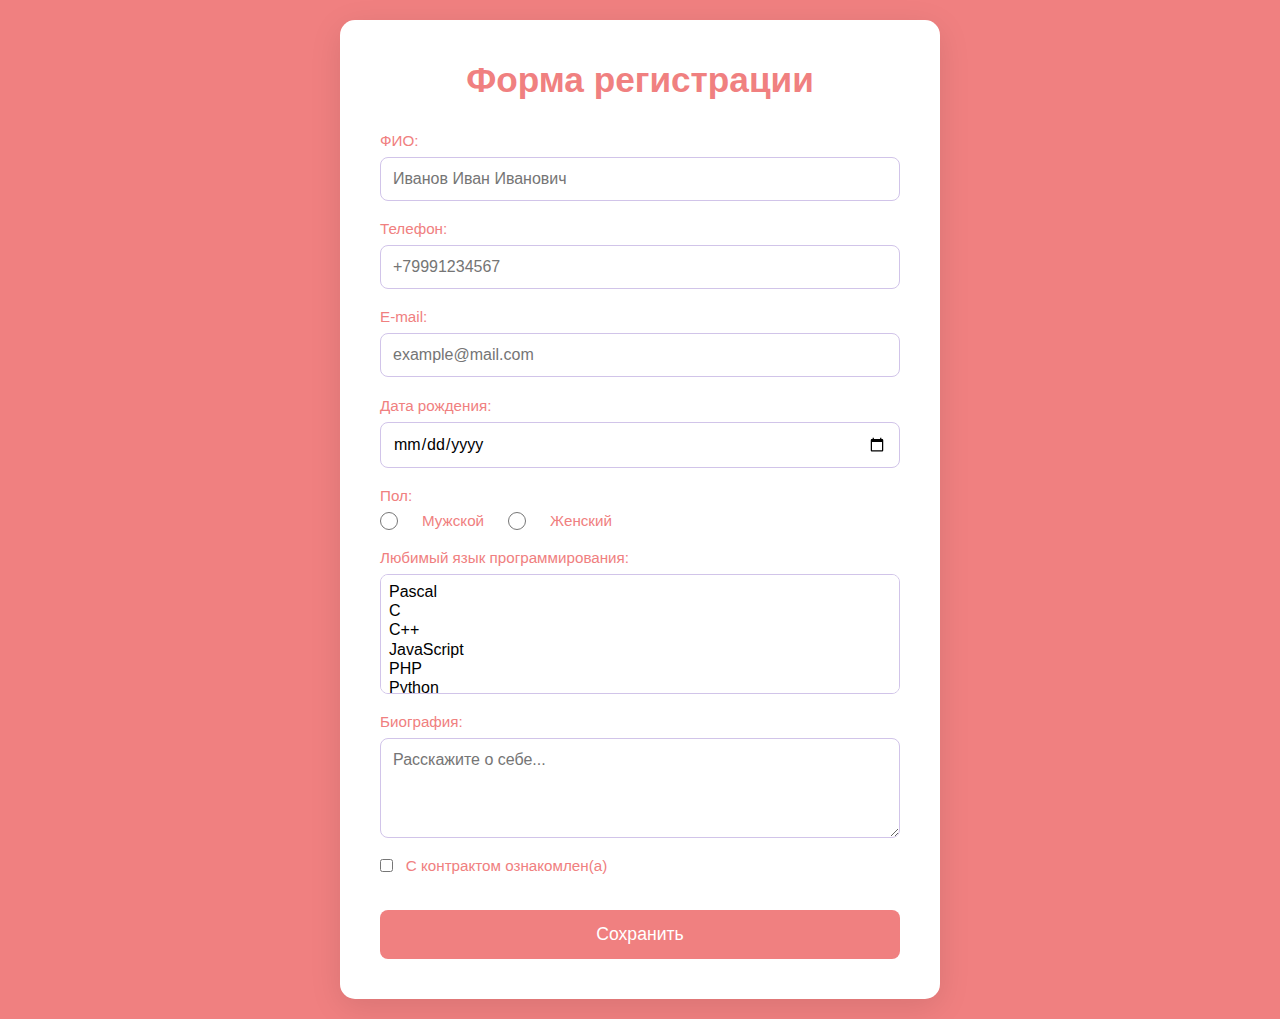
<file: task 3/index.html>
<!DOCTYPE html>
<html lang="ru">
<head>
    <meta charset="UTF-8">
    <meta name="viewport" content="width=device-width, initial-scale=1.0">
    <title>Web 3</title>
    <style>
        * {
            margin: 0;
            padding: 0;
            box-sizing: border-box;
            font-family: 'Segoe UI', Tahoma, Geneva, Verdana, sans-serif;
        }
    
        body {
            background: lightcoral;
            min-height: 100vh;
            display: flex;
            flex-direction: column;
            align-items: center;
            justify-content: center;
            padding: 20px;
        }
    
        .form-container {
            background: white;
            padding: 2.5rem;
            border-radius: 15px;
            box-shadow: 0 8px 32px rgba(0, 0, 0, 0.1);
            width: 100%;
            max-width: 600px;
            transition: transform 0.3s ease;
        }
    
        h1 {
            color: lightcoral;
            text-align: center;
            margin-bottom: 2rem;
            font-size: 2.2em;
            font-weight: 600;
        }
    
        form {
            display: flex;
            flex-direction: column;
            gap: 1.2rem;
        }
    
        .form-group {
            display: flex;
            flex-direction: column;
            gap: 0.5rem;
        }
    
        label {
            color: lightcoral;
            font-weight: 500;
            font-size: 0.95em;
        }
    
        input, select, textarea {
            padding: 12px;
            border: 1px solid #D1C4E9;
            border-radius: 8px;
            font-size: 1em;
            transition: border-color 0.3s ease;
        }
    
        input:focus, select:focus, textarea:focus {
            outline: none;
            border-color: lightcoral;
            box-shadow: 0 0 0 2px rgba(106, 27, 154, 0.1);
        }
    
        input[type="radio"] {
            width: 18px;
            height: 18px;
            accent-color: lightcoral;
        }
    
        .radio-group {
            display: flex;
            gap: 1.5rem;
            align-items: center;
        }
    
        select[multiple] {
            height: 120px;
            padding: 8px;
        }
    
        textarea {
            resize: vertical;
            min-height: 100px;
        }
    
        button {
            background: lightcoral;
            color: white;
            padding: 14px;
            border: none;
            border-radius: 8px;
            font-size: 1.1em;
            cursor: pointer;
            transition: background 0.3s ease;
            margin-top: 1rem;
        }
    
        button:hover {
            background: lightcoral;
        }
    
        .checkbox-group {
            display: flex;
            align-items: center;
            gap: 0.8rem;
        }
    
        @media (max-width: 480px) {
            .form-container {
                padding: 1.5rem;
                width: 95%;
            }
            
            h1 {
                font-size: 1.8em;
            }
        }
    </style>
</head>
<body>
    <div class="form-container">
        <h1>Форма регистрации</h1>
        <form action="form.php" method="post">
            <!-- Группа для ФИО -->
            <div class="form-group">
                <label for="name">ФИО:</label>
                <input type="text" id="name" name="name" placeholder="Иванов Иван Иванович" >
            </div>

            <!-- Группа для телефона -->
            <div class="form-group">
                <label for="phone">Телефон:</label>
                <input type="tel" id="phone" name="phone" placeholder="+79991234567" >
            </div>

            <!-- Группа для email -->
            <div class="form-group">
                <label for="email">E-mail:</label>
                <input type="email" id="email" name="email" placeholder="example@mail.com" >
            </div>

            <!-- Группа для даты рождения -->
            <div class="form-group">
                <label for="dob">Дата рождения:</label>
                <input type="date" id="dob" name="dob" >
            </div>

            <!-- Группа для пола (радиокнопки) -->
            <div class="form-group">
                <label>Пол:</label>
                <div class="radio-group">
                    <input type="radio" id="male" name="gender" value="male" >
                    <label for="male">Мужской</label>
                    <input type="radio" id="female" name="gender" value="female" >
                    <label for="female">Женский</label>
                </div>
            </div>

            <!-- Группа для выбора языков программирования -->
            <div class="form-group">
                <label for="languages">Любимый язык программирования:</label>
                <select id="languages" name="languages[]" multiple="multiple" >
                    <option value="Pascal">Pascal</option>
                    <option value="C">C</option>
                    <option value="C++">C++</option>
                    <option value="JavaScript">JavaScript</option>
                    <option value="PHP">PHP</option>
                    <option value="Python">Python</option>
                    <option value="Java">Java</option>
                    <option value="Haskell">Haskell</option>
                    <option value="Clojure">Clojure</option>
                    <option value="Prolog">Prolog</option>
                    <option value="Scala">Scala</option>
                    <option value="Go">Go</option>
                </select>
            </div>

            <!-- Группа для биографии -->
            <div class="form-group">
                <label for="bio">Биография:</label>
                <textarea id="bio" name="bio" placeholder="Расскажите о себе..."></textarea>
            </div>

            <!-- Группа для чекбокса -->
            <div class="form-group">
                <div class="checkbox-group">
                    <input type="checkbox" id="contract" name="contract" >
                    <label for="contract">С контрактом ознакомлен(а)</label>
                </div>
            </div>

            <!-- Кнопка отправки формы -->
            <button type="submit">Сохранить</button>
        </form>
    </div>
</body>
</html>
</file>
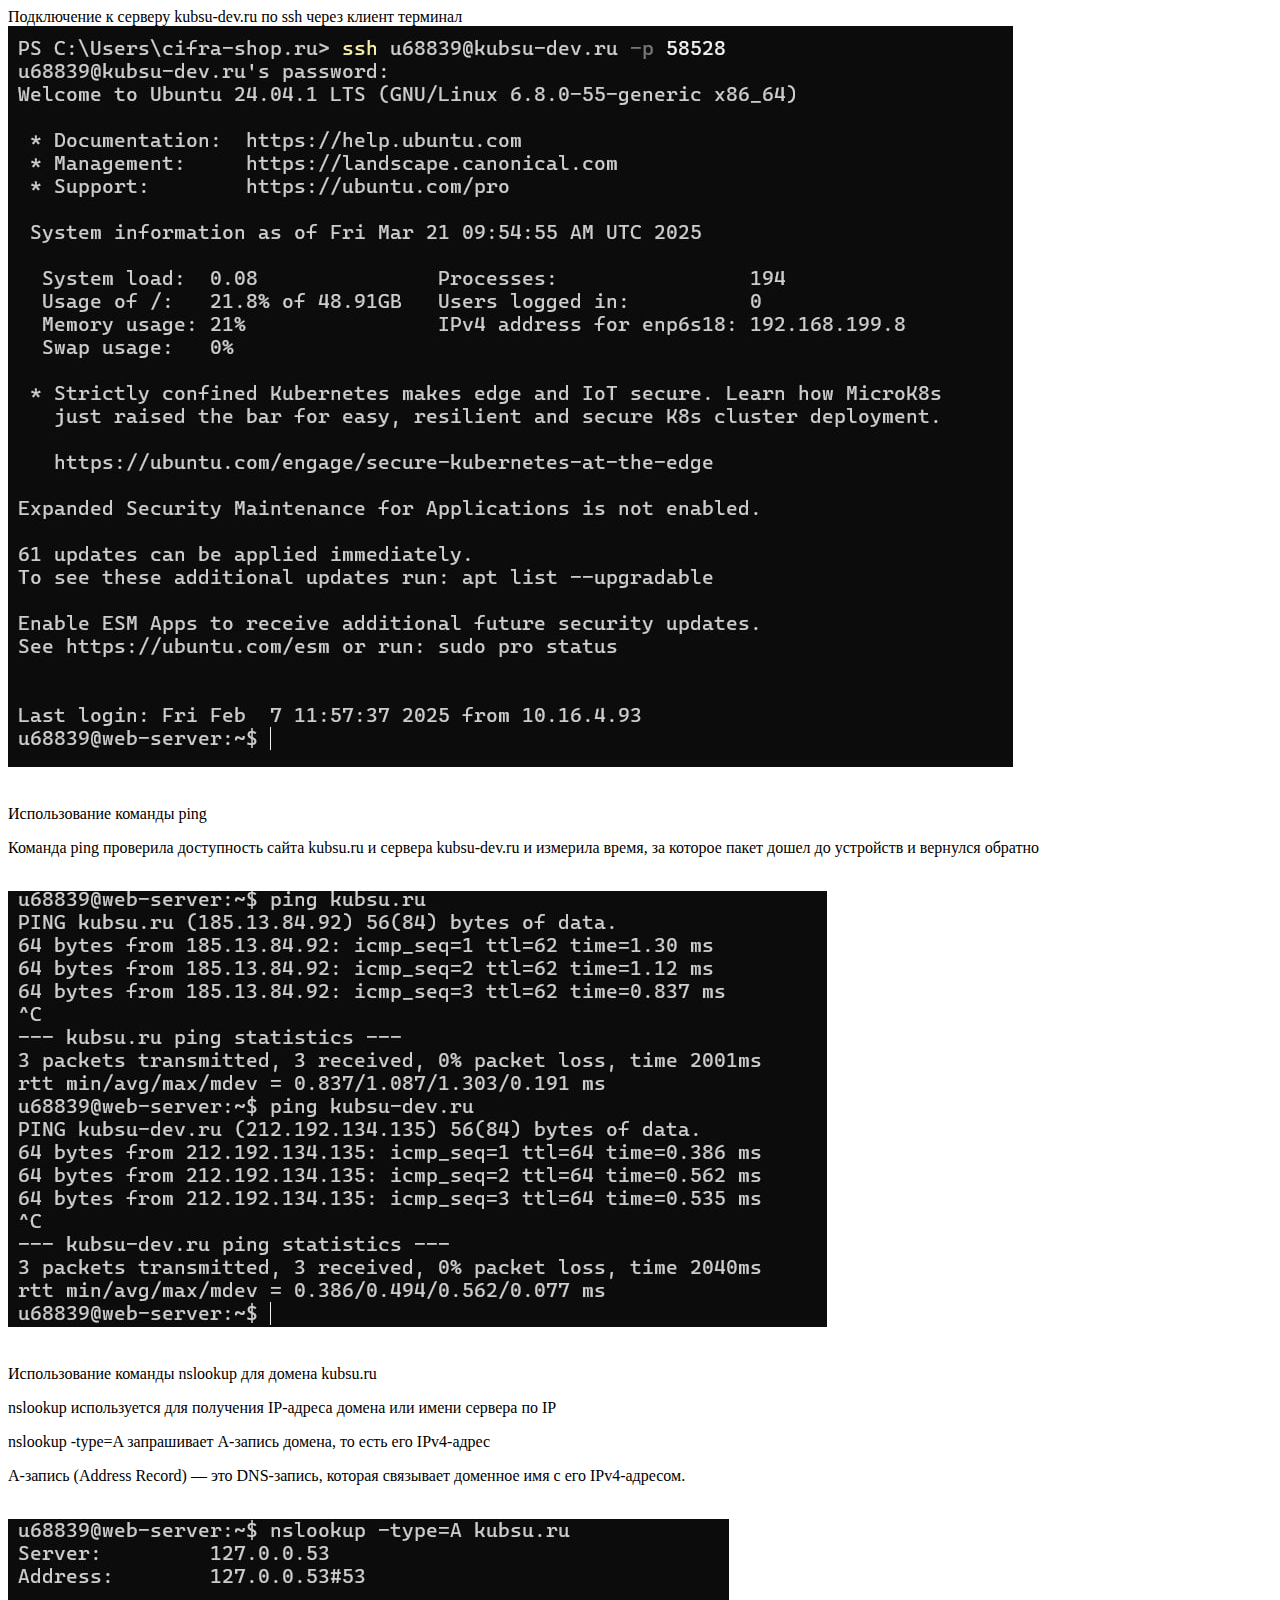
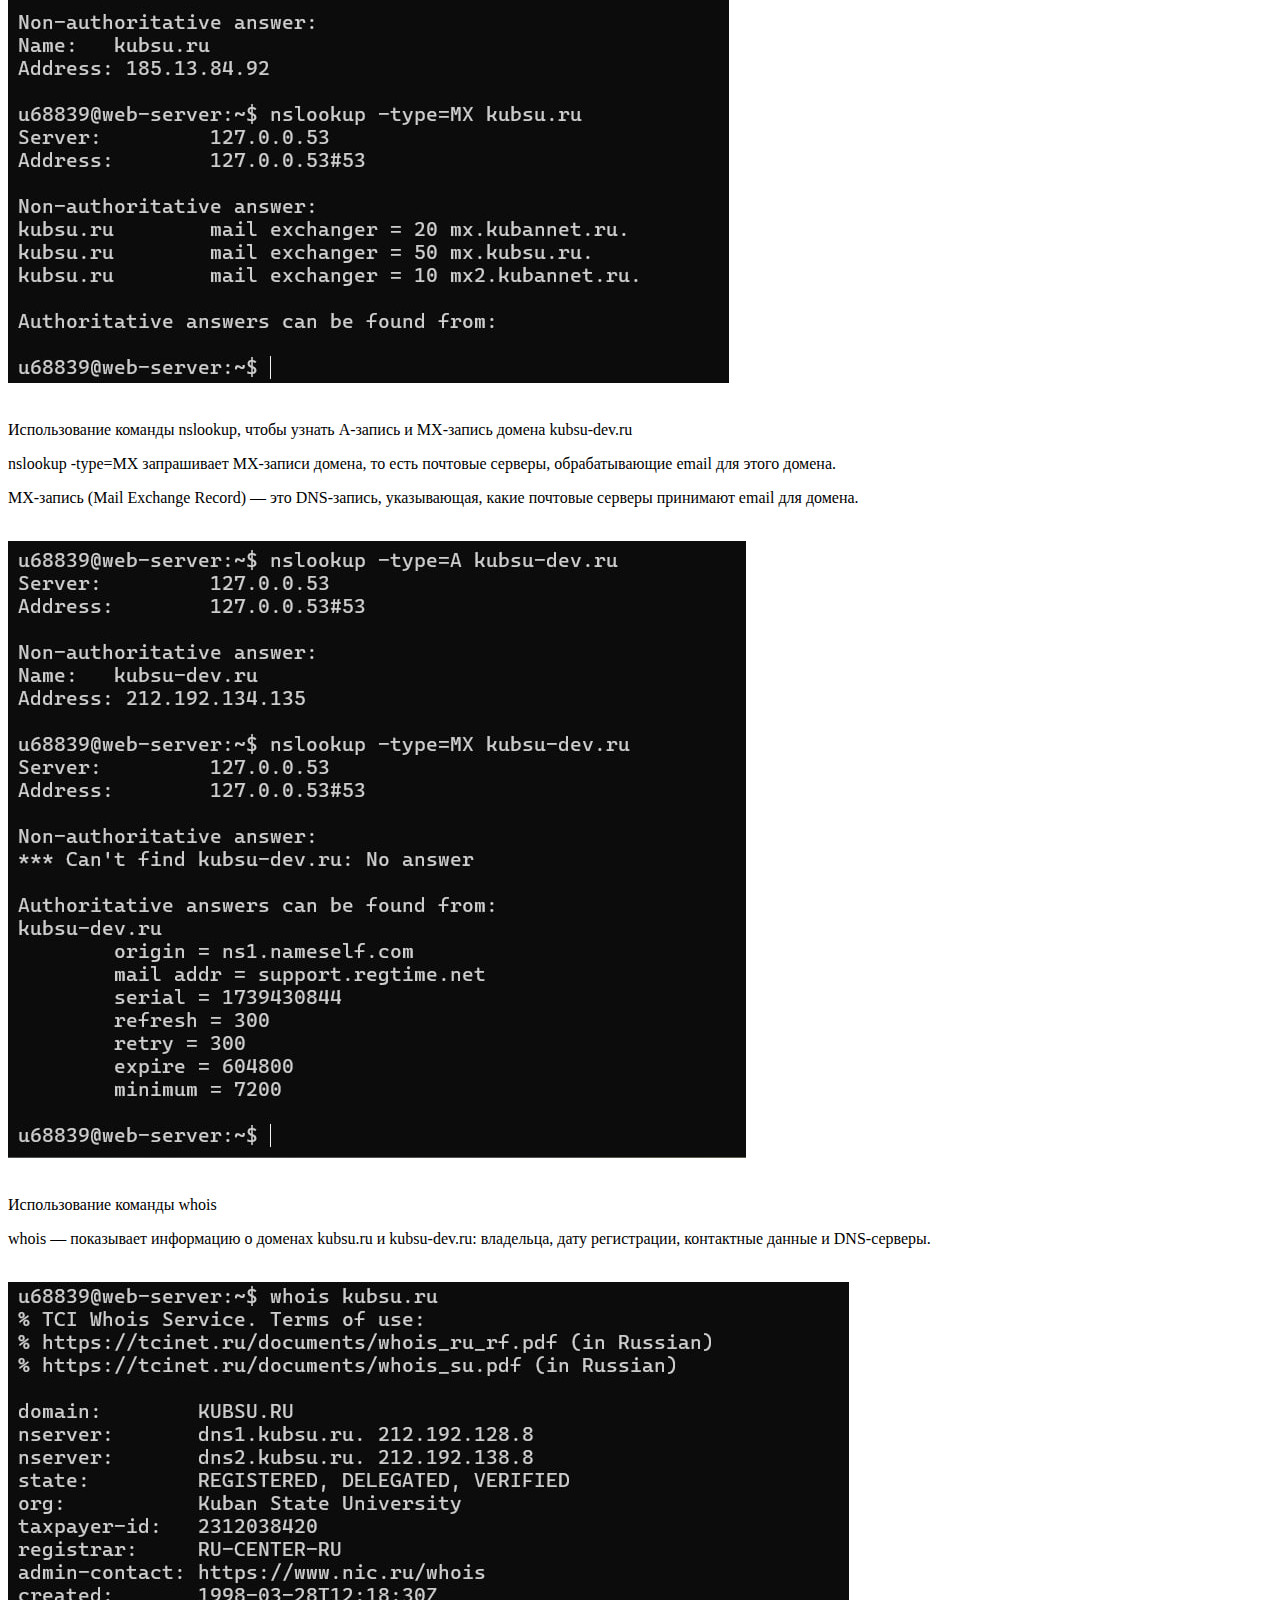
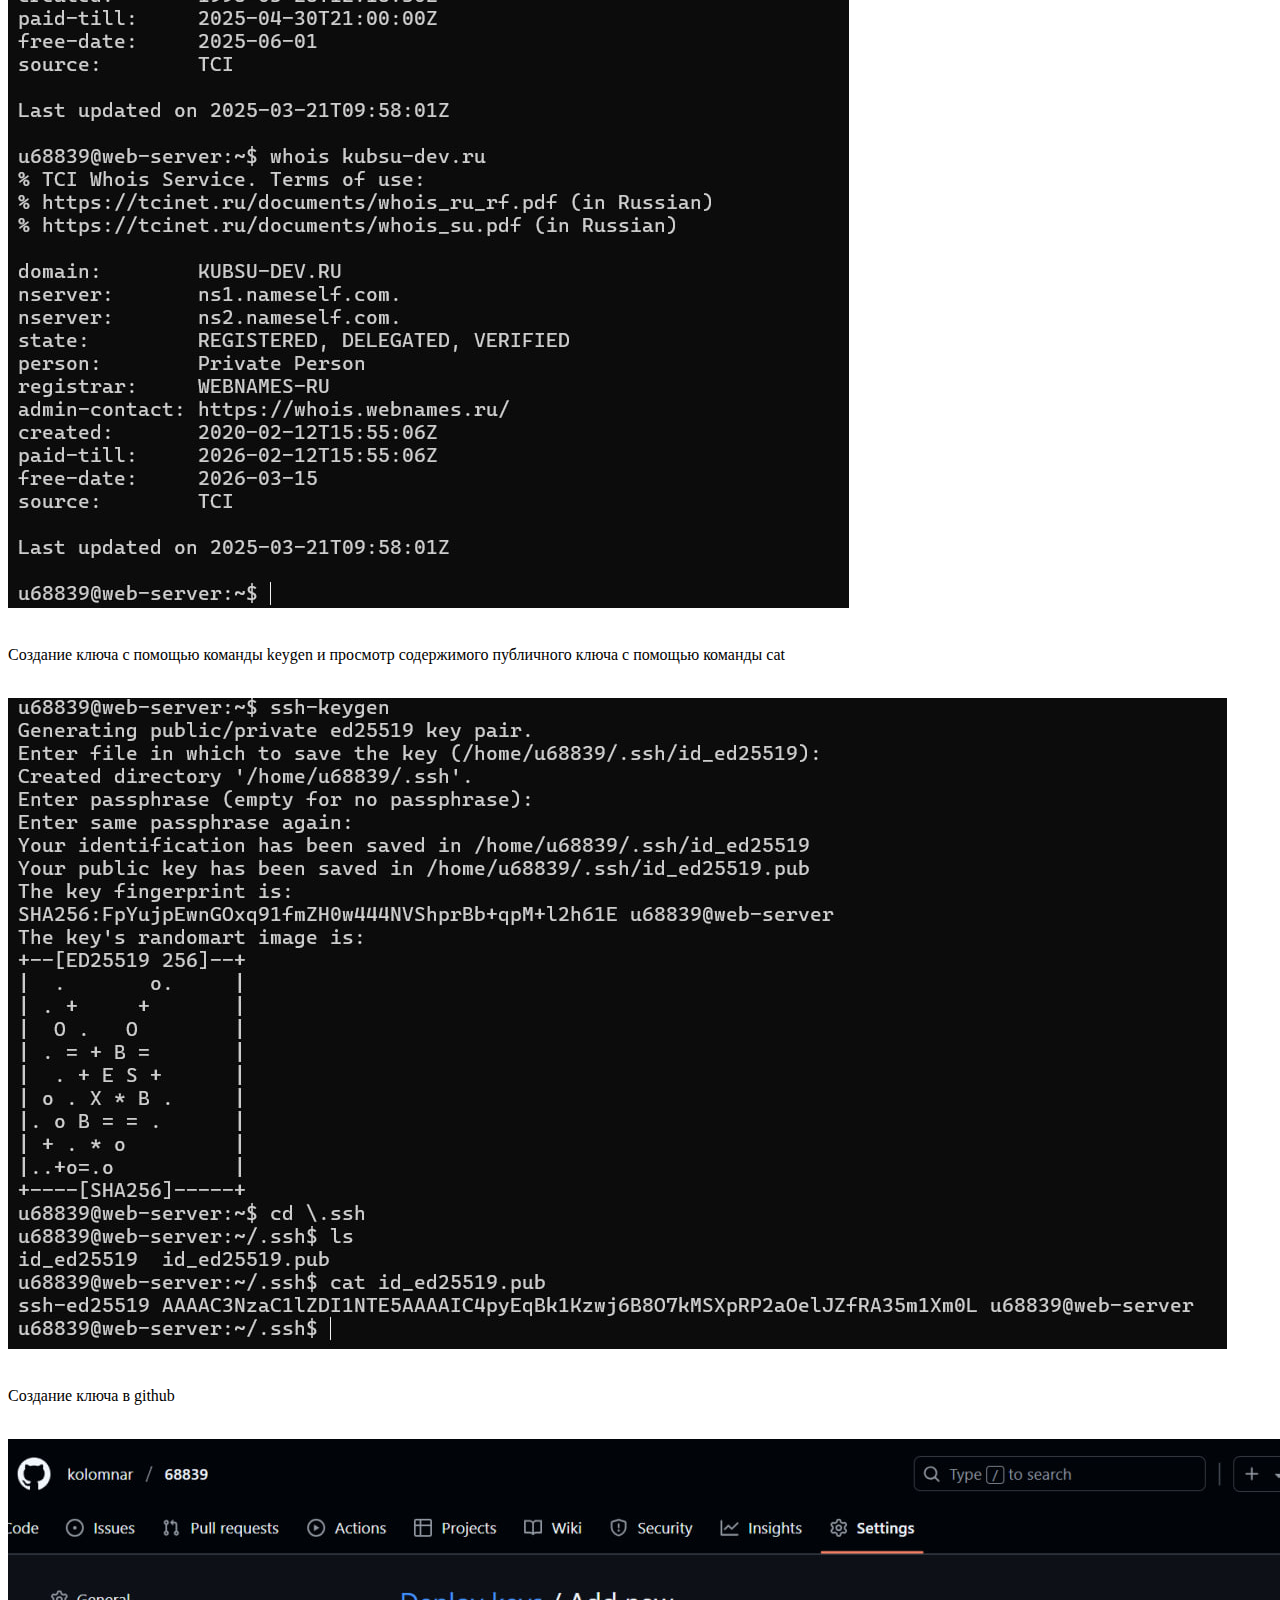
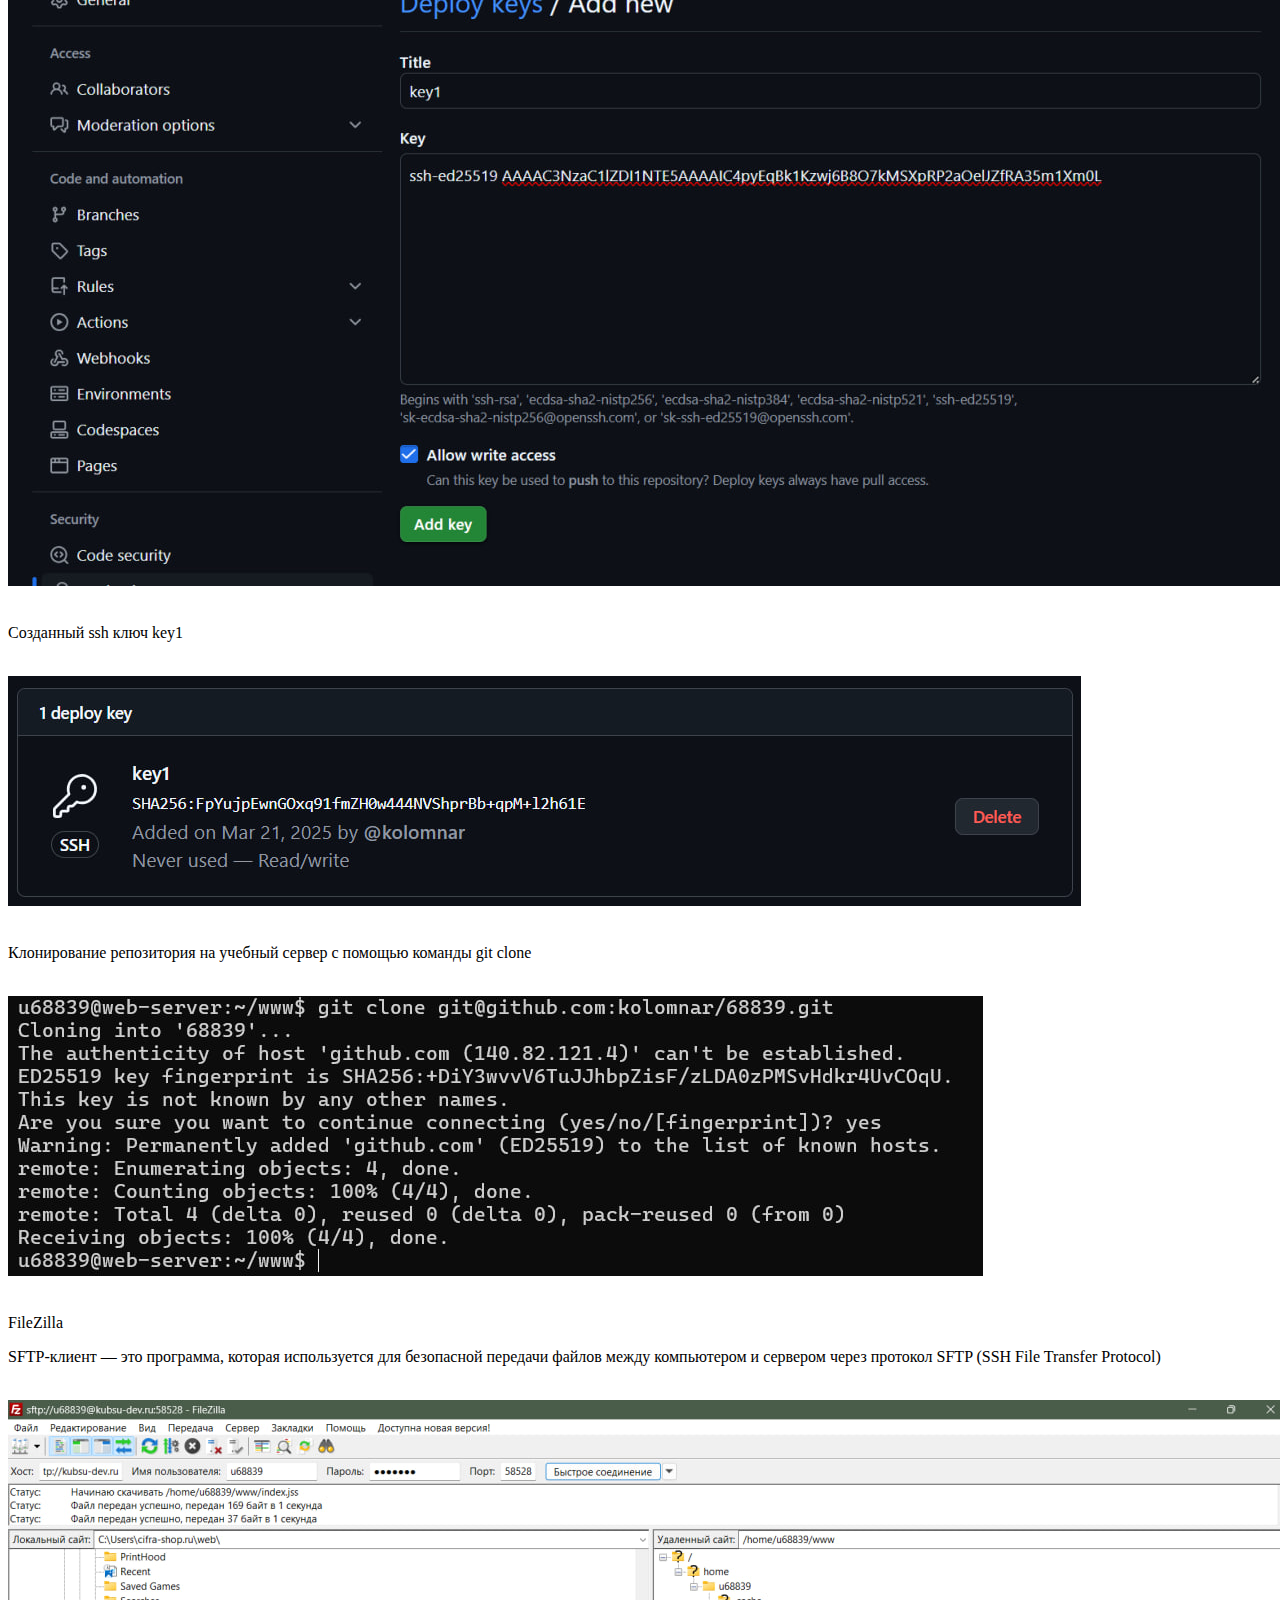
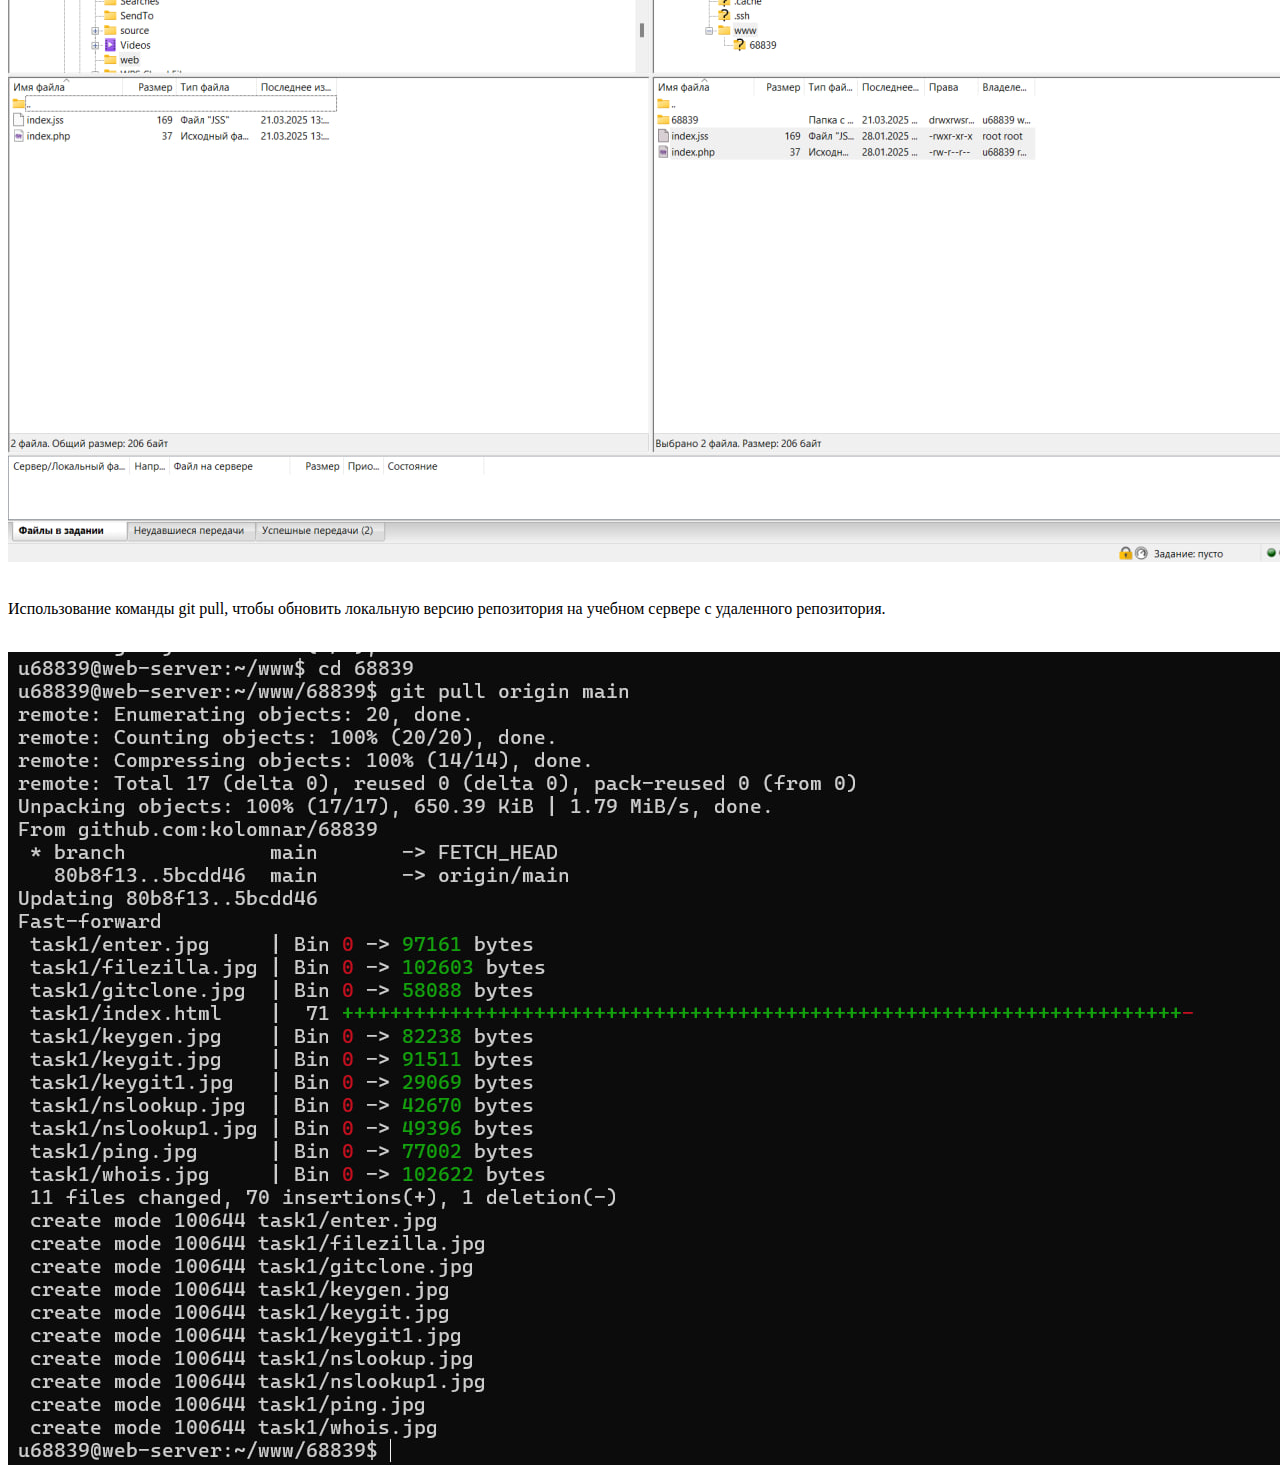
<file: task1/index.html>
<!DOCTYPE html>
<html>
  <head>
    <meta charset="UTF-8">
    <title>Задание 1</title>
  </head>
  <body>
    Подключение к серверу kubsu-dev.ru по ssh через клиент терминал 
    <br>
    <img src="enter.jpg">
    <br>
    <br>
    <p>Использование команды ping</p>
    <p>Команда ping проверила доступность сайта kubsu.ru и сервера kubsu-dev.ru и измерила время, за которое пакет дошел до устройств и вернулся обратно</p>
    <br>
    <img src="ping.jpg">
    <br>
    <br>
    <p>Использование команды nslookup для домена kubsu.ru</p> 
    <p>nslookup используется для получения IP-адреса домена или имени сервера по IP</p>
    <p>nslookup -type=A запрашивает A-запись домена, то есть его IPv4-адрес</p>
    <p>A-запись (Address Record) — это DNS-запись, которая связывает доменное имя с его IPv4-адресом.</p>
    <br>
    <img src="nslookup.jpg">
    <br>
    <br>
    <p>Использование команды nslookup, чтобы узнать A-запись и MX-запись домена kubsu-dev.ru</p>
    <p>nslookup -type=MX запрашивает MX-записи домена, то есть почтовые серверы, обрабатывающие email для этого домена.</p>
    <p>MX-запись (Mail Exchange Record) — это DNS-запись, указывающая, какие почтовые серверы принимают email для домена.</p>
    <br>
    <img src="nslookup1.jpg">
    <br>
    <br>
    <p>Использование команды whois</p>
    <p>whois — показывает информацию о доменах kubsu.ru и kubsu-dev.ru: владельца, дату регистрации, контактные данные и DNS-серверы.</p>
    <br>
    <img src="whois.jpg">
    <br>
    <br>
    <p>Создание ключа с помощью команды keygen и просмотр содержимого публичного ключа с помощью команды cat </p>
    <br>
    <img src="keygen.jpg">
    <br>
    <br>
    <p>Создание ключа в github </p>
    <br>
    <img src="keygit.jpg">
    <br>
    <br>
    <p>Созданный ssh ключ key1 </p>
    <br>
    <img src="keygit1.jpg">
    <br>
    <br>
    <p>Клонирование репозитория на учебный сервер с помощью команды git clone</p>
    <br>
    <img src="gitclone.jpg">
    <br>
    <br>
    <p>FileZilla</p>
    <p>SFTP-клиент — это программа, которая используется для безопасной передачи файлов между компьютером и сервером через протокол SFTP (SSH File Transfer Protocol)</p>
    <br>
    <img src="filezilla.jpg">
    <br>
    <br>
    <p>Использование команды git pull, чтобы обновить локальную версию репозитория на учебном сервере с удаленного репозитория.</p>
    <br>
    <img src="gitpull.jpg">
  </body>
</html>
</file>
